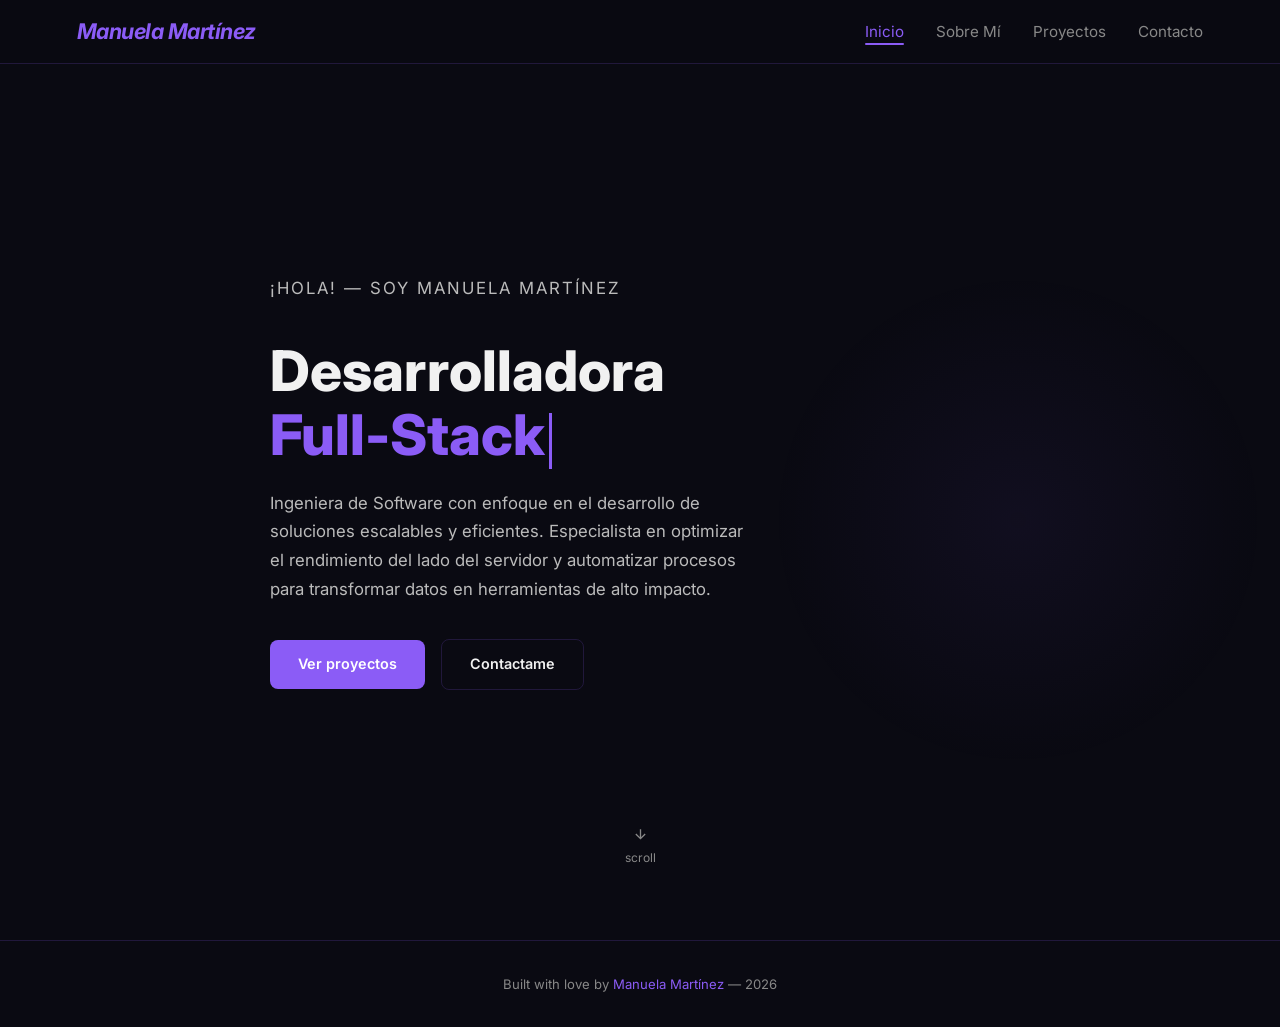
<file: index.html>
<!DOCTYPE html>
<html lang="en">
<head>
  <meta charset="UTF-8" />
  <meta name="viewport" content="width=device-width, initial-scale=1.0" />
  <title>Manuela Martínez Martínez Loaiza</title>
  <link rel="preconnect" href="https://fonts.googleapis.com" />
  <link rel="preconnect" href="https://fonts.gstatic.com" crossorigin />
  <link href="https://fonts.googleapis.com/css2?family=Inter:wght@400;500;600;700;800&display=swap" rel="stylesheet" />
  <link rel="stylesheet" href="css/style.css" />
  <style>
    /* Hero fade-in */
    .fade-in { opacity: 0; transform: translateY(24px); transition: opacity 0.6s ease, transform 0.6s ease; }
    .fade-in.visible { opacity: 1; transform: none; }
    .fade-in:nth-child(2) { transition-delay: 0.1s; }
    .fade-in:nth-child(3) { transition-delay: 0.2s; }
    .fade-in:nth-child(4) { transition-delay: 0.3s; }

    /* Blinking cursor */
    .cursor { display: inline-block; width: 3px; height: 1em; background: var(--purple); margin-left: 4px; animation: blink 1s steps(1) infinite; vertical-align: middle; }
    @keyframes blink { 0%, 100% { opacity: 1; } 50% { opacity: 0; } }

    /* Floating pixels background */
    .bg-glow { position: fixed; top: 30%; left: 60%; width: 500px; height: 500px; border-radius: 50%; background: radial-gradient(circle, rgba(139,92,246,0.06) 0%, transparent 70%); pointer-events: none; z-index: 0; }

    /* Scroll indicator */
    .scroll-hint { position: absolute; bottom: 32px; left: 50%; transform: translateX(-50%); display: flex; flex-direction: column; align-items: center; gap: 6px; color: var(--text-muted); font-size: 0.75rem; animation: float 2s ease-in-out infinite; }
    .scroll-hint svg { width: 16px; height: 16px; }
    @keyframes float { 0%, 100% { transform: translateX(-50%) translateY(0); } 50% { transform: translateX(-50%) translateY(6px); } }

    .hero { position: relative; }
  </style>
</head>
<body>
  <div class="bg-glow"></div>

  <!-- NAV -->
  <nav>
    <a href="index.html" class="nav-logo">Manuela Martínez</a>
    <ul class="nav-links">
      <li><a href="index.html" class="active">Inicio</a></li>
      <li><a href="about.html">Sobre Mí</a></li>
      <li><a href="projects.html">Proyectos</a></li>
      <li><a href="contact.html">Contacto</a></li>
    </ul>
    <button class="nav-toggle" aria-label="Toggle menu">
      <span></span><span></span><span></span>
    </button>
  </nav>

  <main>
    <div class="container">
      <section class="hero">
        <div class="hero-content">
          <p class="hero-eyebrow fade-in">¡Hola! — Soy Manuela Martínez</p>
          <h1 class="fade-in">
            Desarrolladora<br />
            <span>Full-Stack</span><span class="cursor"></span>
          </h1>
          <p class="fade-in">
            Ingeniera de Software  con enfoque en el desarrollo de soluciones escalables y eficientes. Especialista en
            optimizar el rendimiento del lado del servidor y automatizar procesos para transformar datos en herramientas de alto
            impacto.
          </p>
          <div class="fade-in">
            <a href="projects.html" class="btn btn-primary">Ver proyectos</a>
            <a href="contact.html" class="btn btn-outline">Contactame</a>
          </div>
        </div>

        <div class="scroll-hint" aria-hidden="true">
          <svg viewBox="0 0 24 24" fill="none" stroke="currentColor" stroke-width="2"><path d="M12 5v14M5 12l7 7 7-7"/></svg>
          scroll
        </div>
      </section>
    </div>
  </main>

  <footer>
    <p>Built with love by <span>Manuela Martínez</span> &mdash; 2026</p>
  </footer>

  <script src="js/main.js"></script>
  <script>
    // Trigger fade-in on load
    window.addEventListener('load', () => {
      document.querySelectorAll('.fade-in').forEach((el, i) => {
        setTimeout(() => el.classList.add('visible'), i * 120);
      });
    });
  </script>
</body>
</html>
</file>
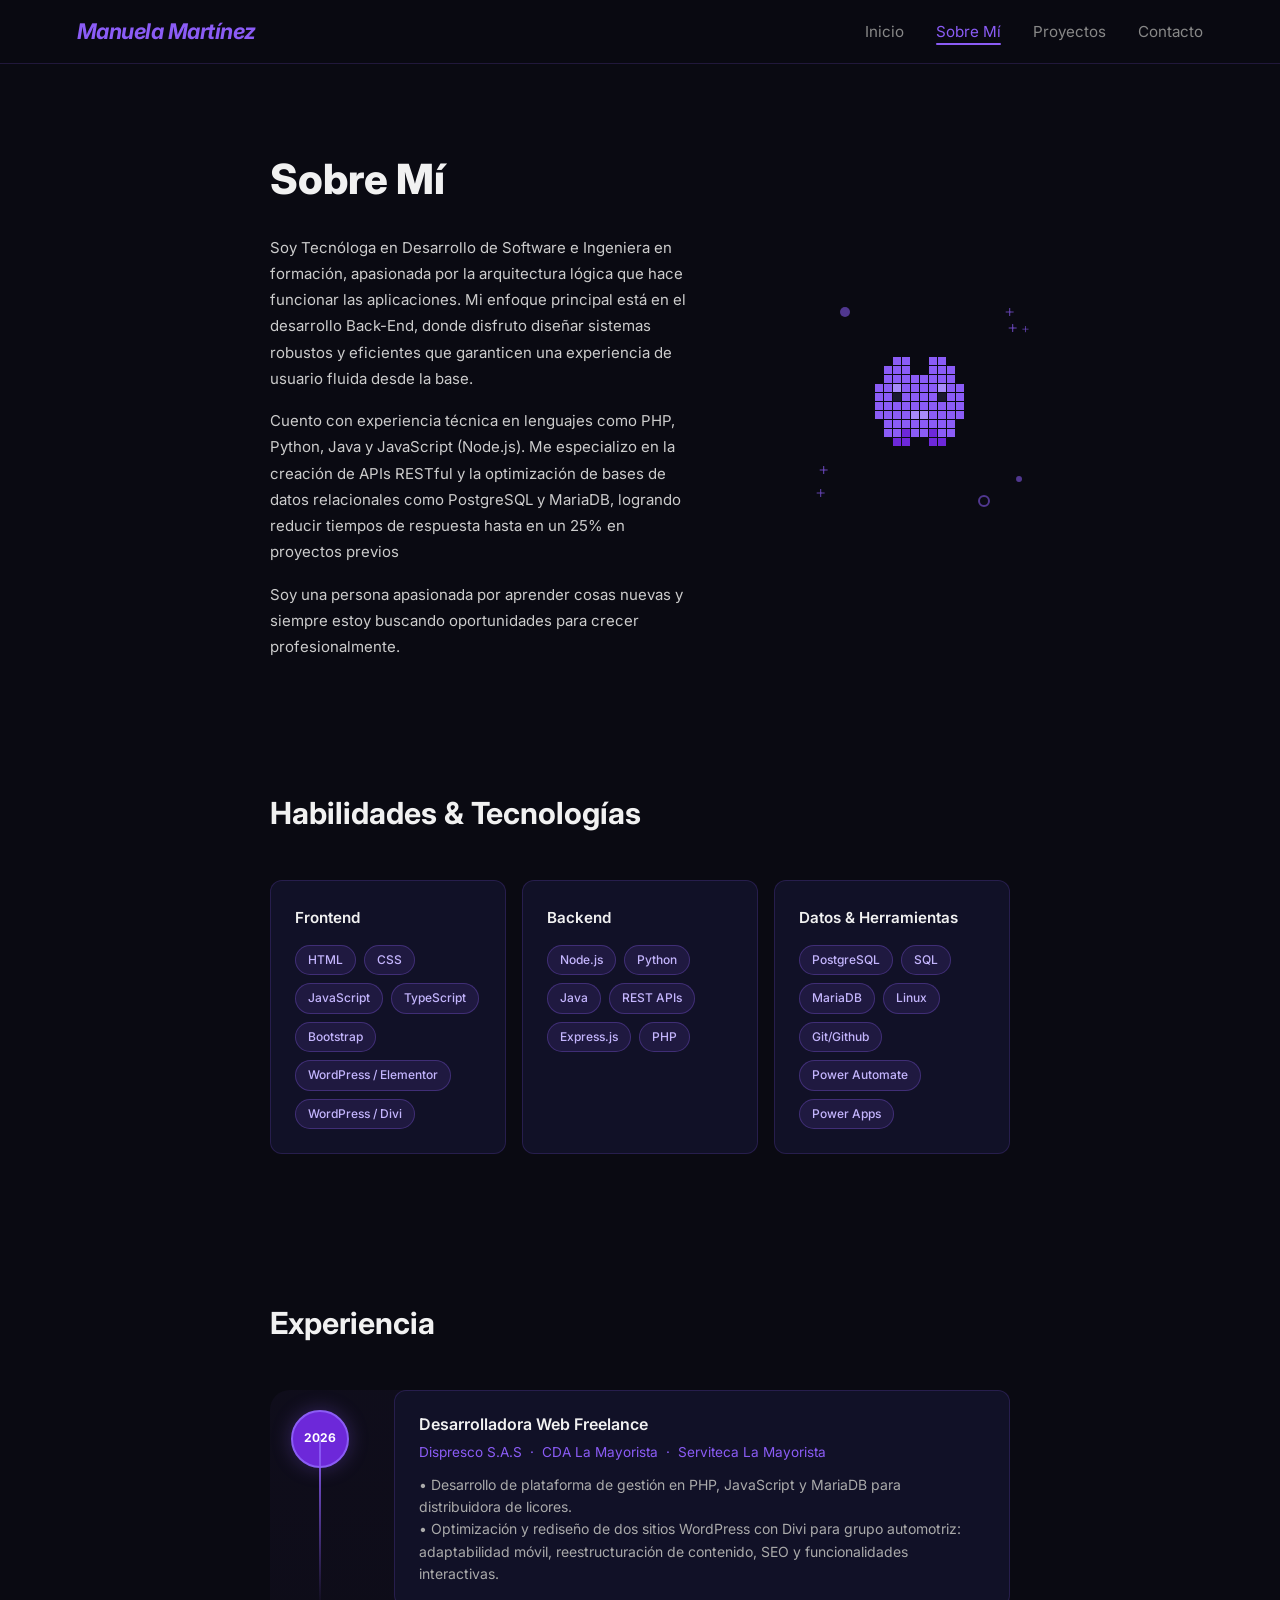
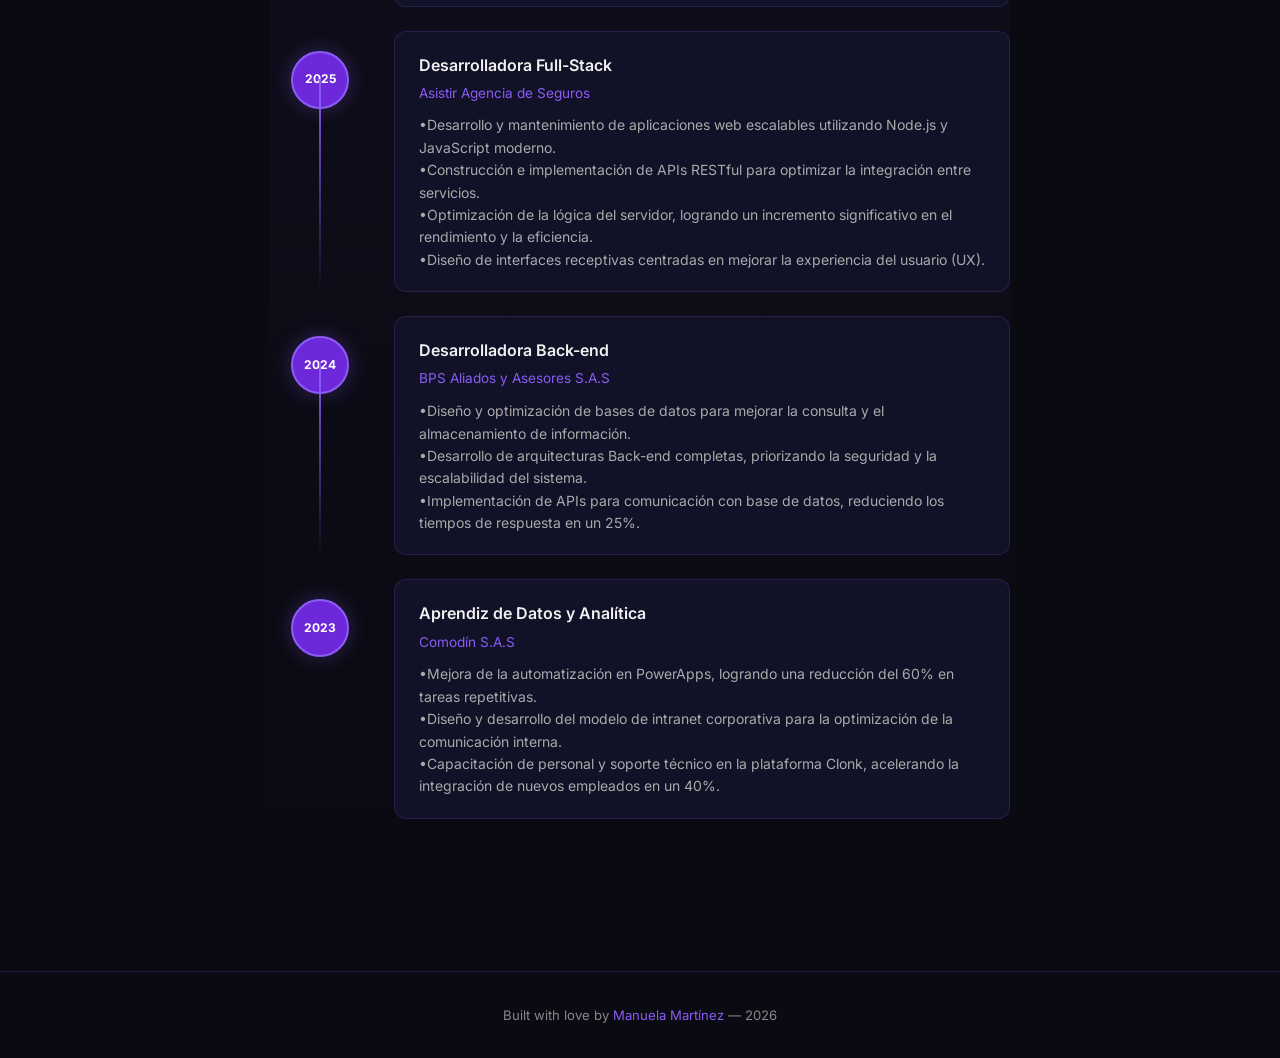
<file: about.html>
<!DOCTYPE html>
<html lang="en">
<head>
  <meta charset="UTF-8" />
  <meta name="viewport" content="width=device-width, initial-scale=1.0" />
  <title>About — Manuela Martínez</title>
  <link rel="preconnect" href="https://fonts.googleapis.com" />
  <link rel="preconnect" href="https://fonts.gstatic.com" crossorigin />
  <link href="https://fonts.googleapis.com/css2?family=Inter:wght@400;500;600;700;800&display=swap" rel="stylesheet" />
  <link rel="stylesheet" href="css/style.css" />
  <style>
    .fade-in { opacity: 0; transform: translateY(20px); transition: opacity 0.55s ease, transform 0.55s ease; }
    .fade-in.visible { opacity: 1; transform: none; }

    /* Pixel art cat built purely with CSS */
    .pixel-art-container {
      position: relative;
      width: 180px;
      height: 180px;
    }

    /* Decorative dots */
    .deco-dot {
      position: absolute;
      border-radius: 50%;
      background: var(--purple);
      opacity: 0.55;
    }
    .deco-plus {
      position: absolute;
      color: var(--purple);
      font-size: 1.1rem;
      font-weight: 300;
      opacity: 0.65;
      line-height: 1;
    }
  </style>
</head>
<body>
  <!-- NAV -->
  <nav>
    <a href="index.html" class="nav-logo">Manuela Martínez</a>
    <ul class="nav-links">
      <li><a href="index.html">Inicio</a></li>
      <li><a href="about.html" class="active">Sobre Mí</a></li>
      <li><a href="projects.html">Proyectos</a></li>
      <li><a href="contact.html">Contacto</a></li>
    </ul>
    <button class="nav-toggle" aria-label="Toggle menu">
      <span></span><span></span><span></span>
    </button>
  </nav>

  <main>
    <div class="container">

      <!-- ABOUT HERO -->
      <div class="about-hero">
        <div class="about-text">
          <h1 class="fade-in">Sobre Mí</h1>
          <p class="fade-in">
            Soy Tecnóloga en Desarrollo de Software e Ingeniera en formación, apasionada por la arquitectura lógica que hace
            funcionar las aplicaciones. Mi enfoque principal está en el desarrollo Back-End, donde disfruto diseñar sistemas
            robustos y eficientes que garanticen una experiencia de usuario fluida desde la base.
          </p>
          <p class="fade-in">
            Cuento con experiencia técnica en lenguajes como PHP, Python, Java y JavaScript (Node.js). Me especializo en la creación de
            APIs RESTful y la optimización de bases de datos relacionales como PostgreSQL y MariaDB, logrando reducir tiempos de
            respuesta hasta en un 25% en proyectos previos
          </p>
          <p class="fade-in">
            Soy una persona apasionada por aprender cosas nuevas y siempre estoy buscando oportunidades para crecer profesionalmente.
          </p>
        </div>

        <!-- CSS Pixel Cat -->
        <div class="pixel-wrapper fade-in" aria-hidden="true">
          <div class="pixel-art-container">
            <canvas id="pixelCat" width="180" height="180"></canvas>
            <!-- Decorative elements -->
            <span class="deco-plus" style="top:-10px;right:-5px;">+</span>
            <span class="deco-plus" style="top:10px;right:-20px;font-size:.85rem;">+</span>
            <span class="deco-dot" style="width:10px;height:10px;top:-5px;left:10px;"></span>
            <span class="deco-dot" style="width:6px;height:6px;bottom:10px;right:-12px;"></span>
            <span class="deco-plus" style="bottom:-8px;left:-15px;">+</span>
            <span class="deco-dot" style="width:12px;height:12px;bottom:-15px;right:20px;border-radius:50%;border:2px solid var(--purple);background:transparent;"></span>
          </div>
        </div>
      </div>

      <!-- SKILLS -->
      <section class="section">
        <h2 class="section-title fade-in">Habilidades  &amp; Tecnologías</h2>
        <div class="skills-grid">

          <div class="skill-card fade-in">
            <h3>Frontend</h3>
            <div class="tags">
              <span class="tag">HTML</span>
              <span class="tag">CSS</span>
              <span class="tag">JavaScript</span>
              <span class="tag">TypeScript</span>
              <span class="tag">Bootstrap</span>
              <span class="tag">WordPress / Elementor</span>
              <span class="tag">WordPress / Divi</span>
            </div>
          </div>

          <div class="skill-card fade-in">
            <h3>Backend</h3>
            <div class="tags">
              <span class="tag">Node.js</span>
              <span class="tag">Python</span>
              <span class="tag">Java</span>
              <span class="tag">REST APIs</span>
              <span class="tag">Express.js</span>
              <span class="tag">PHP</span>
            </div>
          </div>

          <div class="skill-card fade-in">
            <h3>Datos &amp; Herramientas</h3>
            <div class="tags">
              <span class="tag">PostgreSQL</span>
              <span class="tag">SQL</span>
              <span class="tag">MariaDB</span>
              <span class="tag">Linux</span>
              <span class="tag">Git/Github</span>
              <span class="tag">Power Automate</span>
              <span class="tag">Power Apps</span>
            </div>
          </div>

        </div>
      </section>

      <!-- EXPERIENCE -->
      <section class="section">
        <h2 class="section-title fade-in">Experiencia</h2>
        <div class="experience-bg">
          <div class="timeline">

            <div class="timeline-item fade-in">
              <div class="timeline-year">
                <div class="year-bubble">2026</div>
              </div>
              <div class="timeline-card">
                <h3>Desarrolladora Web Freelance</h3>
                <p class="company">Dispresco S.A.S &nbsp;·&nbsp; CDA La Mayorista &nbsp;·&nbsp; Serviteca La Mayorista</p>
                <p>• Desarrollo de plataforma de gestión en PHP, JavaScript y MariaDB para distribuidora de licores.<br>
                  • Optimización y rediseño de dos sitios WordPress con Divi para grupo automotriz: adaptabilidad móvil,
                  reestructuración de contenido, SEO y funcionalidades interactivas.</p>
              </div>
            </div>

            <div class="timeline-item fade-in">
              <div class="timeline-year">
                <div class="year-bubble">2025</div>
              </div>
              <div class="timeline-card">
                <h3>Desarrolladora Full-Stack</h3>
                <p class="company">Asistir Agencia de Seguros</p>
                <p> •Desarrollo y mantenimiento de aplicaciones web escalables utilizando Node.js y JavaScript moderno. <br>
                •Construcción e implementación de APIs RESTful para optimizar la integración entre servicios. <br>
                •Optimización de la lógica del servidor, logrando un incremento significativo en el rendimiento y la eficiencia. <br>
                •Diseño de interfaces receptivas centradas en mejorar la experiencia del usuario (UX).</p>
              </div>
            </div>

            

            <div class="timeline-item fade-in">
              <div class="timeline-year">
                <div class="year-bubble">2024</div>
              </div>
              <div class="timeline-card">
                <h3>Desarrolladora Back-end</h3>
                <p class="company">BPS Aliados y Asesores S.A.S</p>
                <p>•Diseño y optimización de bases de datos para mejorar la consulta y el almacenamiento de información. <br>
                •Desarrollo de arquitecturas Back-end completas, priorizando la seguridad y la escalabilidad del sistema. <br>
                •Implementación de APIs para comunicación con base de datos, reduciendo los tiempos de respuesta en un 25%.</p>
              </div>
            </div>

            <div class="timeline-item fade-in">
              <div class="timeline-year">
                <div class="year-bubble">2023</div>
              </div>
              <div class="timeline-card">
                <h3>Aprendiz de Datos y Analítica</h3>
                <p class="company">Comodín S.A.S</p>
                <p>•Mejora de la automatización en PowerApps, logrando una reducción del 60% en tareas repetitivas. <br>
                •Diseño y desarrollo del modelo de intranet corporativa para la optimización de la comunicación interna. <br>
                •Capacitación de personal y soporte técnico en la plataforma Clonk, acelerando la integración de nuevos empleados en un
                40%.</p>
              </div>
            </div>

          </div>
        </div>
      </section>

    </div>
  </main>

  <footer>
    <p>Built with love by <span>Manuela Martínez</span> &mdash; 2026</p>
  </footer>

  <script src="js/main.js"></script>
  <script>
    // Scroll fade-in observer
    const obs = new IntersectionObserver((entries) => {
      entries.forEach(e => { if (e.isIntersecting) { e.target.classList.add('visible'); obs.unobserve(e.target); } });
    }, { threshold: 0.12, rootMargin: '0px 0px -30px 0px' });
    document.querySelectorAll('.fade-in').forEach(el => obs.observe(el));

    // CSS pixel-art cat drawn on canvas
    (function drawCat() {
      const canvas = document.getElementById('pixelCat');
      if (!canvas) return;
      const ctx = canvas.getContext('2d');
      const S = 9; // pixel size
      const purple = '#8b5cf6';
      const light = '#a78bfa';
      const dark = '#6d28d9';
      const eye = '#1a1a2e';

      // Pixel grid: 1 = body, 2 = light, 3 = dark, 4 = eye, 0 = transparent
      const grid = [
        [0,0,1,1,0,0,1,1,0,0],
        [0,1,1,1,0,0,1,1,1,0],
        [0,1,1,1,1,1,1,1,1,0],
        [1,1,2,1,1,1,1,2,1,1],
        [1,1,4,1,1,1,1,4,1,1],
        [1,1,1,1,1,1,1,1,1,1],
        [1,1,1,1,2,2,1,1,1,1],
        [0,1,1,1,1,1,1,1,1,0],
        [0,1,1,3,1,1,3,1,1,0],
        [0,0,3,3,0,0,3,3,0,0],
      ];

      const colors = { 1: purple, 2: light, 3: dark, 4: eye };
      const offsetX = (180 - grid[0].length * S) / 2;
      const offsetY = (180 - grid.length * S) / 2;

      grid.forEach((row, r) => {
        row.forEach((cell, c) => {
          if (cell === 0) return;
          ctx.fillStyle = colors[cell];
          ctx.fillRect(offsetX + c * S, offsetY + r * S, S - 1, S - 1);
        });
      });
    })();
  </script>
</body>
</html>
</file>
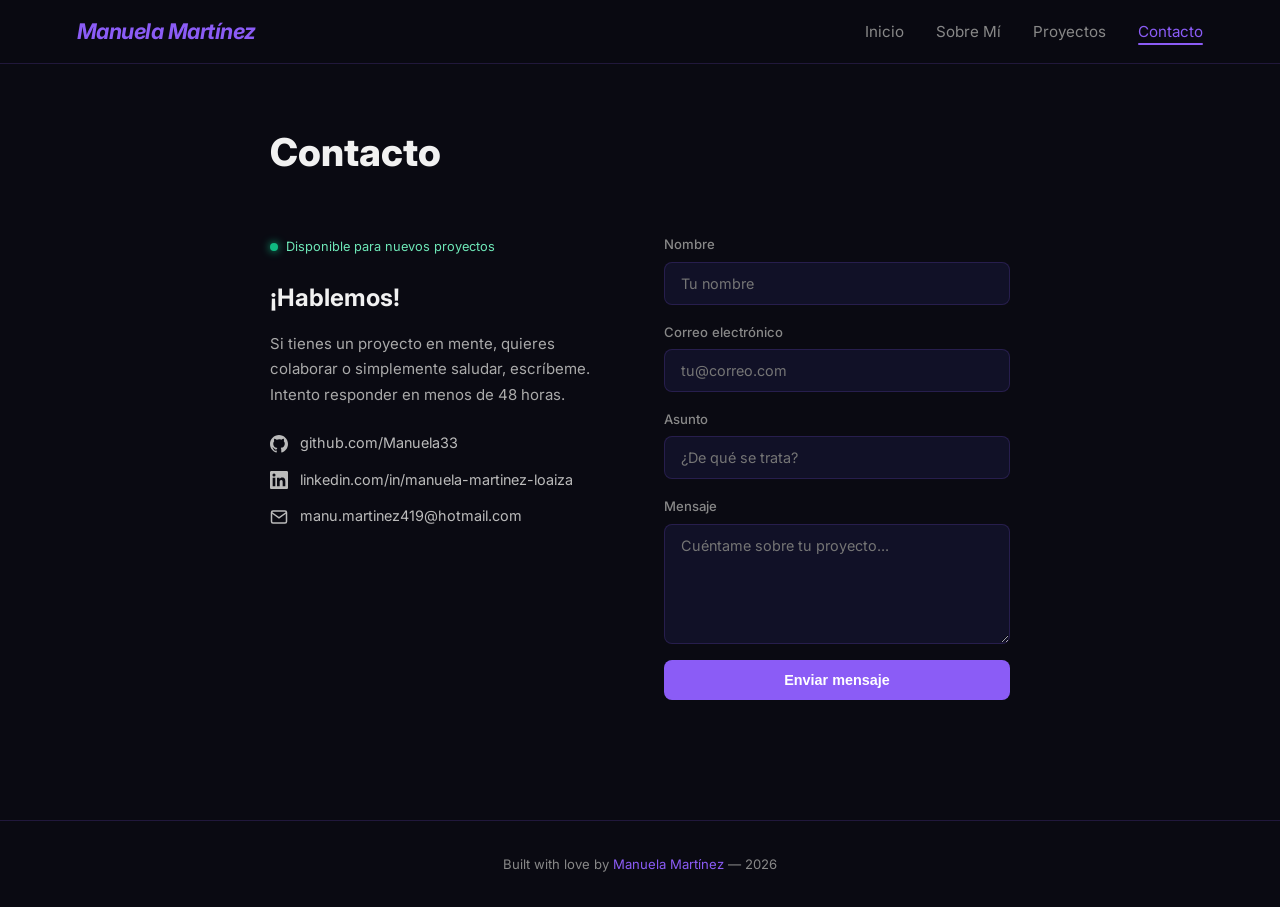
<file: contact.html>
<!DOCTYPE html>
<html lang="es">
<head>
  <meta charset="UTF-8" />
  <meta name="viewport" content="width=device-width, initial-scale=1.0" />
  <title>Contacto — Manuela Martínez</title>
  <link rel="preconnect" href="https://fonts.googleapis.com" />
  <link rel="preconnect" href="https://fonts.gstatic.com" crossorigin />
  <link href="https://fonts.googleapis.com/css2?family=Inter:wght@400;500;600;700;800&display=swap" rel="stylesheet" />
  <link rel="stylesheet" href="css/style.css" />
  <style>
    .fade-in { opacity: 0; transform: translateY(20px); transition: opacity 0.5s ease, transform 0.5s ease; }
    .fade-in.visible { opacity: 1; transform: none; }

    .contact-page { padding: 56px 0 80px; }
    .contact-page > h1 { font-size: clamp(1.8rem, 4vw, 2.4rem); font-weight: 800; margin-bottom: 48px; }

    .availability {
      display: inline-flex; align-items: center; gap: 8px;
      font-size: 0.8rem; color: #6ee7b7; margin-bottom: 20px;
    }
    .availability-dot {
      width: 8px; height: 8px; border-radius: 50%; background: #10b981;
      box-shadow: 0 0 8px #10b981;
      animation: pulse 2s ease-in-out infinite;
    }
    @keyframes pulse { 0%, 100% { opacity: 1; } 50% { opacity: 0.4; } }

    .success-msg {
      display: none; background: rgba(16,185,129,0.1); border: 1px solid #10b981;
      color: #6ee7b7; padding: 16px; border-radius: 8px; margin-bottom: 20px;
      font-size: 0.9rem;
    }
  </style>
</head>
<body>
  <!-- NAV -->
  <nav>
    <a href="index.html" class="nav-logo">Manuela Martínez</a>
    <ul class="nav-links">
      <li><a href="index.html">Inicio</a></li>
      <li><a href="about.html">Sobre Mí</a></li>
      <li><a href="projects.html">Proyectos</a></li>
      <li><a href="contact.html" class="active">Contacto</a></li>
    </ul>
    <button class="nav-toggle" aria-label="Toggle menu">
      <span></span><span></span><span></span>
    </button>
  </nav>

  <main>
    <div class="container">
      <section class="contact-page">
        <h1 class="fade-in">Contacto</h1>

        <div class="contact-grid">
          <!-- Info -->
          <div class="contact-info fade-in">
            <div class="availability">
              <span class="availability-dot"></span>
              Disponible para nuevos proyectos
            </div>
            <h2>¡Hablemos!</h2>
            <p>
              Si tienes un proyecto en mente, quieres colaborar o simplemente saludar,
              escríbeme. Intento responder en menos de 48 horas.
            </p>
            <div class="social-links">
              <!-- GitHub -->
              <a href="https://github.com/Manuela33" target="_blank" class="social-link">
                <svg viewBox="0 0 24 24" fill="currentColor"><path d="M12 0C5.37 0 0 5.37 0 12c0 5.3 3.44 9.8 8.21 11.39.6.11.82-.26.82-.58v-2.03c-3.34.73-4.04-1.61-4.04-1.61-.54-1.38-1.33-1.75-1.33-1.75-1.09-.74.08-.73.08-.73 1.2.08 1.84 1.24 1.84 1.24 1.07 1.83 2.8 1.3 3.49 1 .11-.78.42-1.3.76-1.6-2.67-.3-5.47-1.33-5.47-5.93 0-1.31.47-2.38 1.24-3.22-.12-.3-.54-1.52.12-3.18 0 0 1.01-.32 3.3 1.23a11.5 11.5 0 0 1 3-.4c1.02 0 2.04.14 3 .4 2.28-1.55 3.29-1.23 3.29-1.23.66 1.66.24 2.88.12 3.18.77.84 1.24 1.91 1.24 3.22 0 4.61-2.81 5.63-5.48 5.92.43.37.81 1.1.81 2.22v3.29c0 .32.21.7.82.58C20.56 21.8 24 17.3 24 12c0-6.63-5.37-12-12-12z"/></svg>
                github.com/Manuela33
              </a>
              <!-- LinkedIn -->
              <a href="https://www.linkedin.com/in/manuela-martinez-loaiza/" target="_blank" class="social-link">
                <svg viewBox="0 0 24 24" fill="currentColor"><path d="M20.447 20.452h-3.554v-5.569c0-1.328-.027-3.037-1.852-3.037-1.853 0-2.136 1.445-2.136 2.939v5.667H9.351V9h3.414v1.561h.046c.477-.9 1.637-1.85 3.37-1.85 3.601 0 4.267 2.37 4.267 5.455v6.286zM5.337 7.433a2.062 2.062 0 0 1-2.063-2.065 2.064 2.064 0 1 1 2.063 2.065zm1.782 13.019H3.555V9h3.564v11.452zM22.225 0H1.771C.792 0 0 .774 0 1.729v20.542C0 23.227.792 24 1.771 24h20.451C23.2 24 24 23.227 24 22.271V1.729C24 .774 23.2 0 22.222 0h.003z"/></svg>
                linkedin.com/in/manuela-martinez-loaiza
              </a>
              <!-- Email -->
              <a href="mailto:manu.martinez419@hotmail.com" class="social-link">
                <svg viewBox="0 0 24 24" fill="none" stroke="currentColor" stroke-width="2"><path d="M4 4h16c1.1 0 2 .9 2 2v12c0 1.1-.9 2-2 2H4c-1.1 0-2-.9-2-2V6c0-1.1.9-2 2-2z"/><polyline points="22,6 12,13 2,6"/></svg>
                manu.martinez419@hotmail.com
              </a>
            </div>
          </div>

          <form
            class="contact-form fade-in"
            action="https://formspree.io/f/xvzjzypz"
            method="POST"
            id="contactForm"
            novalidate
          >
            <div class="success-msg" id="successMsg">
              ✓ ¡Mensaje enviado! Te respondo pronto.
            </div>

            <input type="hidden" name="_subject" value="Nuevo mensaje desde el portafolio" />
            <input type="text" name="_gotcha" style="display:none" />

            <div class="form-group">
              <label for="name">Nombre</label>
              <input type="text" id="name" name="name" placeholder="Tu nombre" required />
            </div>
            <div class="form-group">
              <label for="email">Correo electrónico</label>
              <input type="email" id="email" name="email" placeholder="tu@correo.com" required />
            </div>
            <div class="form-group">
              <label for="subject">Asunto</label>
              <input type="text" id="subject" name="subject" placeholder="¿De qué se trata?" />
            </div>
            <div class="form-group">
              <label for="message">Mensaje</label>
              <textarea id="message" name="message" placeholder="Cuéntame sobre tu proyecto..." required></textarea>
            </div>
            <button type="submit" class="btn btn-primary" style="width:100%;justify-content:center;">
              Enviar mensaje
            </button>
          </form>
        </div>
      </section>
    </div>
  </main>

  <footer>
    <p>Built with love by <span>Manuela Martínez</span> &mdash; 2026</p>
  </footer>

  <script src="js/main.js"></script>
  <script>
    const obs = new IntersectionObserver((entries) => {
      entries.forEach(e => { if (e.isIntersecting) { e.target.classList.add('visible'); obs.unobserve(e.target); } });
    }, { threshold: 0.1 });
    document.querySelectorAll('.fade-in').forEach(el => obs.observe(el));

    // Manejo del envío con Formspree (sin redirección)
    const form = document.getElementById('contactForm');
    form.addEventListener('submit', async (e) => {
      e.preventDefault();
      const btn = form.querySelector('button[type="submit"]');
      btn.textContent = 'Enviando...';
      btn.disabled = true;

      try {
        const res = await fetch(form.action, {
          method: 'POST',
          body: new FormData(form),
          headers: { 'Accept': 'application/json' }
        });
        if (res.ok) {
          form.reset();
          document.getElementById('successMsg').style.display = 'block';
          btn.textContent = '¡Enviado!';
        } else {
          btn.textContent = 'Error al enviar. Intenta de nuevo.';
          btn.disabled = false;
        }
      } catch {
        btn.textContent = 'Error al enviar. Intenta de nuevo.';
        btn.disabled = false;
      }
    });
  </script>
</body>
</html>
</file>
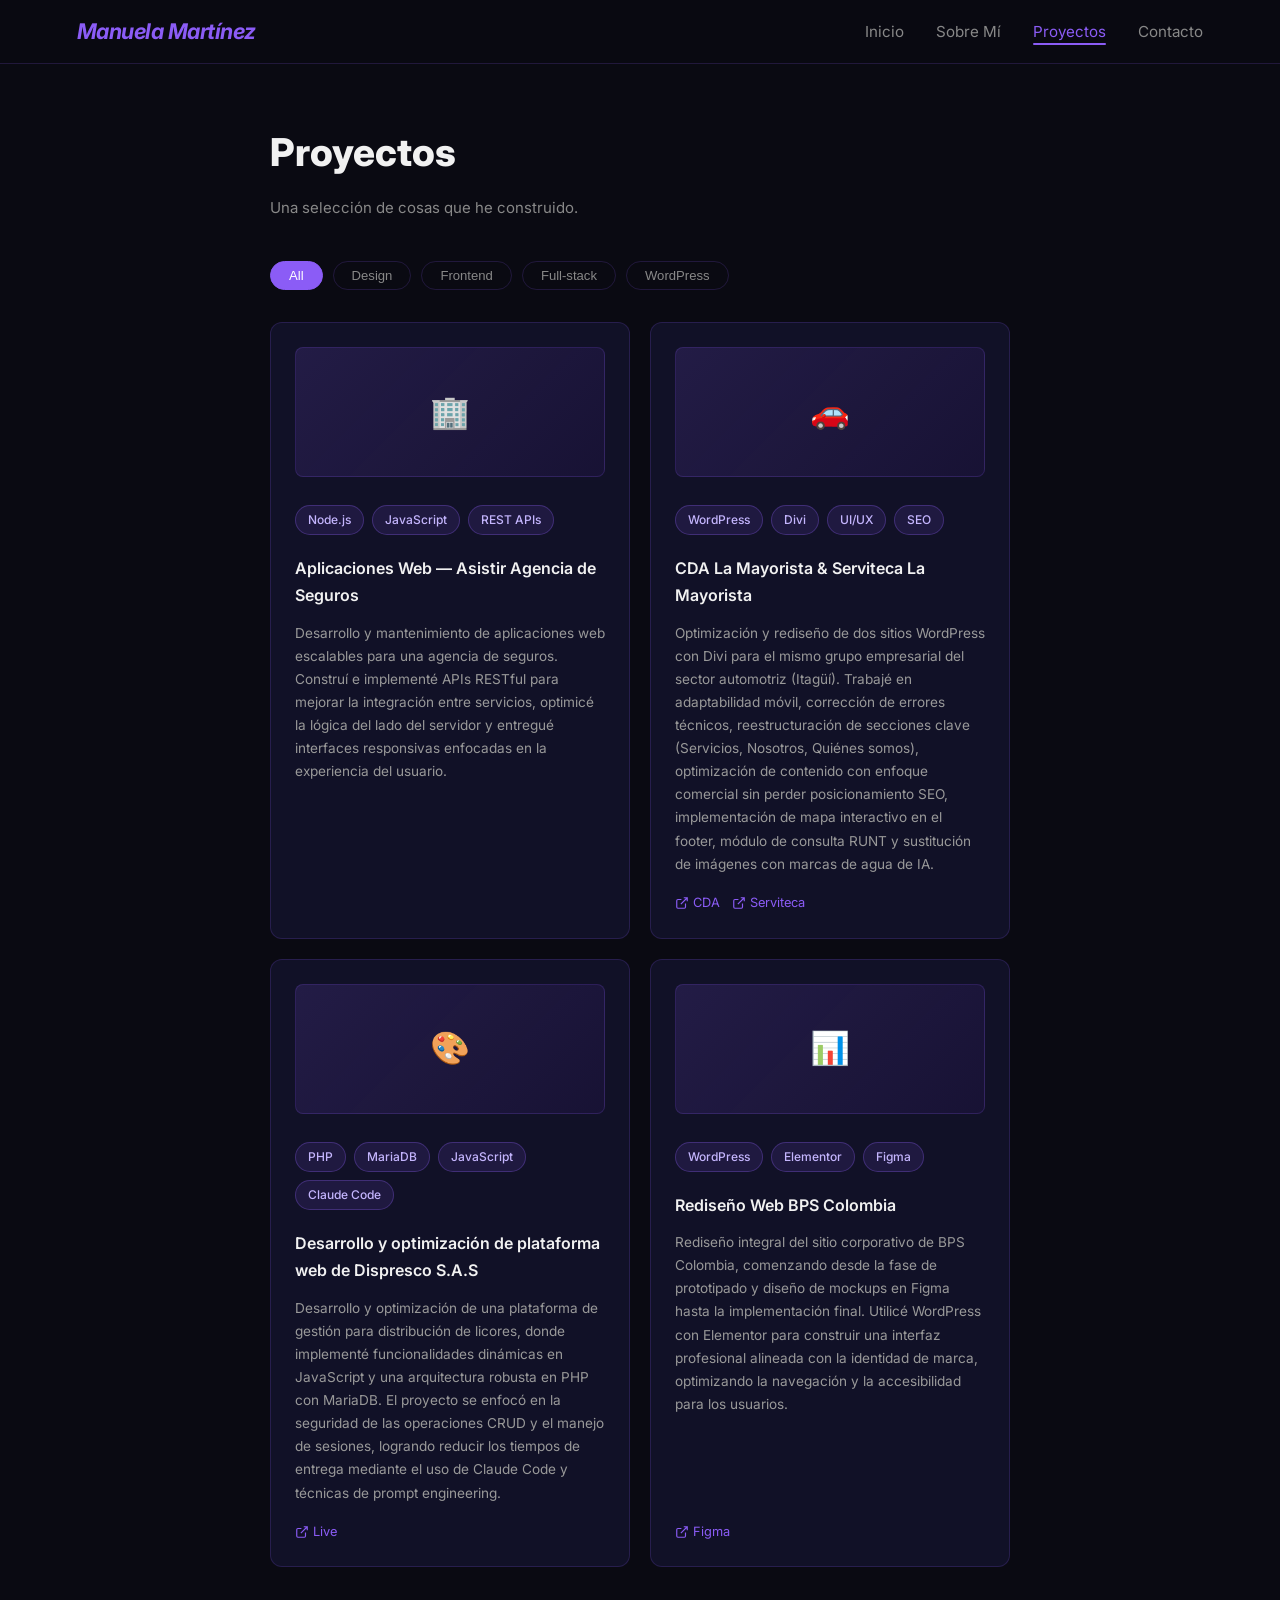
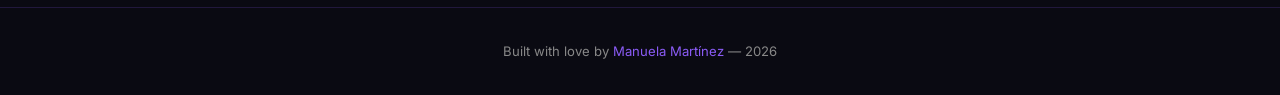
<file: projects.html>
<!DOCTYPE html>
<html lang="en">
<head>
  <meta charset="UTF-8" />
  <meta name="viewport" content="width=device-width, initial-scale=1.0" />
  <title>Projects — Manuela Martínez</title>
  <link rel="preconnect" href="https://fonts.googleapis.com" />
  <link rel="preconnect" href="https://fonts.gstatic.com" crossorigin />
  <link href="https://fonts.googleapis.com/css2?family=Inter:wght@400;500;600;700;800&display=swap" rel="stylesheet" />
  <link rel="stylesheet" href="css/style.css" />
  <style>
    .fade-in { opacity: 0; transform: translateY(20px); transition: opacity 0.5s ease, transform 0.5s ease; }
    .fade-in.visible { opacity: 1; transform: none; }

    .page-header { padding: 56px 0 40px; }
    .page-header h1 { font-size: clamp(1.8rem, 4vw, 2.4rem); font-weight: 800; margin-bottom: 10px; }
    .page-header p { color: var(--text-muted); max-width: 480px; }

    .filter-bar { display: flex; gap: 10px; flex-wrap: wrap; margin-bottom: 32px; }
    .filter-btn {
      padding: 6px 18px; border-radius: 999px; font-size: 0.82rem; font-weight: 500;
      cursor: pointer; border: 1px solid var(--border); background: transparent; color: var(--text-muted);
      transition: all 0.2s;
    }
    .filter-btn.active, .filter-btn:hover {
      background: var(--purple); border-color: var(--purple); color: #fff;
    }

    /* Project card image placeholder */
    .project-thumb {
      width: 100%; height: 130px; border-radius: 8px; margin-bottom: 16px;
      background: linear-gradient(135deg, rgba(139,92,246,0.15), rgba(109,40,217,0.08));
      border: 1px solid var(--border);
      display: flex; align-items: center; justify-content: center;
      font-size: 2rem;
    }
  </style>
</head>
<body>
  <!-- NAV -->
  <nav>
    <a href="index.html" class="nav-logo">Manuela Martínez</a>
    <ul class="nav-links">
      <li><a href="index.html">Inicio</a></li>
      <li><a href="about.html">Sobre Mí</a></li>
      <li><a href="projects.html" class="active">Proyectos</a></li>
      <li><a href="contact.html">Contacto</a></li>
    </ul>
    <button class="nav-toggle" aria-label="Toggle menu">
      <span></span><span></span><span></span>
    </button>
  </nav>

  <main>
    <div class="container">

      <header class="page-header">
        <h1 class="fade-in">Proyectos</h1>
        <p class="fade-in">Una selección de cosas que he construido.</p>
      </header>

      <div class="filter-bar fade-in">
        <button class="filter-btn active" data-filter="all">All</button>
        <button class="filter-btn" data-filter="design">Design</button>
        <button class="filter-btn" data-filter="frontend">Frontend</button>
        <button class="filter-btn" data-filter="fullstack">Full-stack</button>
        <button class="filter-btn" data-filter="wordpress">WordPress</button>
      </div>

      <div class="projects-grid">

        <article class="project-card fade-in" data-cat="fullstack">
          <div class="project-thumb">🏢</div>
          <div class="tags" style="margin-bottom:8px;">
            <span class="tag">Node.js</span>
            <span class="tag">JavaScript</span>
            <span class="tag">REST APIs</span>
          </div>
          <h3>Aplicaciones Web — Asistir Agencia de Seguros</h3>
          <p>Desarrollo y mantenimiento de aplicaciones web escalables para una agencia de seguros. Construí e implementé APIs RESTful para mejorar la integración entre servicios, optimicé la lógica del lado del servidor y entregué interfaces responsivas enfocadas en la experiencia del usuario.</p>
        </article>

        <article class="project-card fade-in" data-cat="wordpress">
          <div class="project-thumb">🚗</div>
          <div class="tags" style="margin-bottom:8px;">
            <span class="tag">WordPress</span>
            <span class="tag">Divi</span>
            <span class="tag">UI/UX</span>
            <span class="tag">SEO</span>
          </div>
          <h3>CDA La Mayorista & Serviteca La Mayorista</h3>
          <p>Optimización y rediseño de dos sitios WordPress con Divi para el mismo grupo empresarial del sector automotriz (Itagüí). Trabajé en adaptabilidad móvil, corrección de errores técnicos, reestructuración de secciones clave (Servicios, Nosotros, Quiénes somos), optimización de contenido con enfoque comercial sin perder posicionamiento SEO, implementación de mapa interactivo en el footer, módulo de consulta RUNT y sustitución de imágenes con marcas de agua de IA.</p>
          <div class="project-links">
            <a href="https://cdalamayorista.com/" target="_blank" aria-label="CDA La Mayorista">
              <svg viewBox="0 0 24 24" fill="none" stroke="currentColor" stroke-width="2" width="14" height="14"><path d="M18 13v6a2 2 0 0 1-2 2H5a2 2 0 0 1-2-2V8a2 2 0 0 1 2-2h6M15 3h6v6M10 14 21 3"/></svg>
              CDA
            </a>
            <a href="https://servitecalamayorista.com/" target="_blank" aria-label="Serviteca La Mayorista">
              <svg viewBox="0 0 24 24" fill="none" stroke="currentColor" stroke-width="2" width="14" height="14"><path d="M18 13v6a2 2 0 0 1-2 2H5a2 2 0 0 1-2-2V8a2 2 0 0 1 2-2h6M15 3h6v6M10 14 21 3"/></svg>
              Serviteca
            </a>
          </div>
        </article>

        <article class="project-card fade-in" data-cat="fullstack">
          <div class="project-thumb">🎨</div>
          <div class="tags" style="margin-bottom:8px;">
            <span class="tag">PHP</span>
            <span class="tag">MariaDB</span>
            <span class="tag">JavaScript</span>
            <span class="tag">Claude Code</span>
          </div>
          <h3>Desarrollo y optimización de plataforma web de Dispresco S.A.S</h3>
          <p>Desarrollo y optimización de una plataforma de gestión para distribución de licores, donde implementé funcionalidades
          dinámicas en JavaScript y una arquitectura robusta en PHP con MariaDB. El proyecto se enfocó en la seguridad de las
          operaciones CRUD y el manejo de sesiones, logrando reducir los tiempos de entrega mediante el uso de Claude Code y
          técnicas de prompt engineering.</p>
          <div class="project-links">
            <a href="https://dispresco.com/" target="_blank" aria-label="Live demo">
              <svg viewBox="0 0 24 24" fill="none" stroke="currentColor" stroke-width="2" width="14" height="14"><path d="M18 13v6a2 2 0 0 1-2 2H5a2 2 0 0 1-2-2V8a2 2 0 0 1 2-2h6M15 3h6v6M10 14 21 3"/></svg>
              Live
            </a>
          </div>
        </article>

        <article class="project-card fade-in" data-cat="wordpress">
          <div class="project-thumb">📊</div>
          <div class="tags" style="margin-bottom:8px;">
            <span class="tag">WordPress</span>
            <span class="tag">Elementor</span>
            <span class="tag">Figma</span>
          </div>
          <h3>Rediseño Web BPS Colombia</h3>
          <p>Rediseño integral del sitio corporativo de BPS Colombia, comenzando desde la fase de prototipado y diseño de mockups en
          Figma hasta la implementación final. Utilicé WordPress con Elementor para construir una interfaz profesional alineada
          con la identidad de marca, optimizando la navegación y la accesibilidad para los usuarios.</p>
          <div class="project-links">
            <a href="https://www.figma.com/design/MAznyiCJF9WiH6MkV2oYwJ/BPS?node-id=0-1&t=JFkG3pp6zNOLfMNw-1" target="_blank" aria-label="Figma demo">
              <svg viewBox="0 0 24 24" fill="none" stroke="currentColor" stroke-width="2" width="14" height="14">
                <path d="M18 13v6a2 2 0 0 1-2 2H5a2 2 0 0 1-2-2V8a2 2 0 0 1 2-2h6M15 3h6v6M10 14 21 3" />
              </svg>
              Figma
           </a>
          </div>
        </article>

      </div>
    </div>
  </main>

  <footer>
    <p>Built with love by <span>Manuela Martínez</span> &mdash; 2026</p>
  </footer>

  <script src="js/main.js"></script>
  <script>
    // Scroll observer
    const obs = new IntersectionObserver((entries) => {
      entries.forEach(e => { if (e.isIntersecting) { e.target.classList.add('visible'); obs.unobserve(e.target); } });
    }, { threshold: 0.1 });
    document.querySelectorAll('.fade-in').forEach(el => obs.observe(el));

    // Filter buttons
    const filterBtns = document.querySelectorAll('.filter-btn');
    const cards = document.querySelectorAll('.project-card');

    filterBtns.forEach(btn => {
      btn.addEventListener('click', () => {
        filterBtns.forEach(b => b.classList.remove('active'));
        btn.classList.add('active');
        const filter = btn.dataset.filter;
        cards.forEach(card => {
          card.style.display = (filter === 'all' || card.dataset.cat === filter) ? '' : 'none';
        });
      });
    });
  </script>
</body>
</html>
</file>
<file: css/style.css>
/* ===== RESET & BASE ===== */
*, *::before, *::after {
  box-sizing: border-box;
  margin: 0;
  padding: 0;
}

:root {
  --bg: #0a0a12;
  --bg-card: #111127;
  --bg-card-hover: #16162e;
  --purple: #8b5cf6;
  --purple-dark: #6d28d9;
  --purple-glow: rgba(139, 92, 246, 0.15);
  --text: #f1f1f1;
  --text-muted: #888;
  --border: rgba(139, 92, 246, 0.18);
  --radius: 12px;
  --nav-height: 64px;
}

html {
  scroll-behavior: smooth;
}

body {
  background-color: var(--bg);
  color: var(--text);
  font-family: 'Inter', 'Segoe UI', sans-serif;
  font-size: 15px;
  line-height: 1.7;
  min-height: 100vh;
}

a {
  color: inherit;
  text-decoration: none;
}

/* ===== NAVIGATION ===== */
nav {
  position: fixed;
  top: 0;
  left: 0;
  right: 0;
  height: var(--nav-height);
  display: flex;
  align-items: center;
  justify-content: space-between;
  padding: 0 clamp(24px, 6vw, 80px);
  background: rgba(10, 10, 18, 0.85);
  backdrop-filter: blur(12px);
  -webkit-backdrop-filter: blur(12px);
  border-bottom: 1px solid var(--border);
  z-index: 100;
}

.nav-logo {
  font-style: italic;
  font-size: 1.35rem;
  font-weight: 700;
  color: var(--purple);
  letter-spacing: -0.5px;
}

.nav-links {
  display: flex;
  gap: 32px;
  list-style: none;
}

.nav-links a {
  font-size: 0.95rem;
  color: var(--text-muted);
  transition: color 0.2s;
  position: relative;
}

.nav-links a:hover,
.nav-links a.active {
  color: var(--text);
}

.nav-links a.active {
  color: var(--purple);
}

.nav-links a.active::after {
  content: '';
  position: absolute;
  bottom: -4px;
  left: 0;
  right: 0;
  height: 2px;
  background: var(--purple);
  border-radius: 2px;
}

/* Hamburger */
.nav-toggle {
  display: none;
  flex-direction: column;
  gap: 5px;
  cursor: pointer;
  padding: 4px;
}

.nav-toggle span {
  display: block;
  width: 22px;
  height: 2px;
  background: var(--text);
  border-radius: 2px;
  transition: all 0.3s;
}

/* ===== MAIN CONTENT ===== */
main {
  padding-top: var(--nav-height);
}

.container {
  max-width: 860px;
  margin: 0 auto;
  padding: 0 clamp(20px, 5vw, 60px);
}

/* ===== SECTION BASE ===== */
.section {
  padding: 72px 0;
}

.section-title {
  font-size: clamp(1.5rem, 3vw, 1.9rem);
  font-weight: 700;
  margin-bottom: 40px;
  color: var(--text);
}

/* ===== ABOUT SECTION ===== */
.about-hero {
  display: grid;
  grid-template-columns: 1fr auto;
  gap: 48px;
  align-items: center;
  padding: 80px 0 56px;
}

.about-hero h1 {
  font-size: clamp(2rem, 5vw, 2.6rem);
  font-weight: 800;
  margin-bottom: 20px;
}

.about-hero p {
  color: #ccc;
  margin-bottom: 16px;
  max-width: 420px;
  line-height: 1.75;
}

.about-hero p:last-child {
  margin-bottom: 0;
}

/* ===== PIXEL ART CAT ===== */
.pixel-wrapper {
  flex-shrink: 0;
  position: relative;
}

.pixel-cat {
  image-rendering: pixelated;
  width: 200px;
  height: 200px;
  position: relative;
}

/* Decorative plus/dot elements */
.pixel-wrapper::before,
.pixel-wrapper::after {
  content: '+';
  position: absolute;
  color: var(--purple);
  font-size: 1.1rem;
  font-weight: 300;
  opacity: 0.7;
}

.pixel-wrapper::before { top: 0; right: -8px; }
.pixel-wrapper::after  { bottom: 8px; left: -12px; }

/* CSS pixel cat using box-shadow */
.pixel {
  width: 8px;
  height: 8px;
  position: absolute;
  background: var(--purple);
}

/* ===== SKILLS SECTION ===== */
.skills-grid {
  display: grid;
  grid-template-columns: repeat(auto-fit, minmax(230px, 1fr));
  gap: 16px;
}

.skill-card {
  background: var(--bg-card);
  border: 1px solid var(--border);
  border-radius: var(--radius);
  padding: 24px;
  transition: border-color 0.25s, transform 0.25s;
}

.skill-card:hover {
  border-color: var(--purple);
  transform: translateY(-2px);
}

.skill-card h3 {
  font-size: 0.95rem;
  font-weight: 600;
  margin-bottom: 14px;
  color: var(--text);
}

.tags {
  display: flex;
  flex-wrap: wrap;
  gap: 8px;
}

.tag {
  font-size: 0.75rem;
  font-weight: 500;
  padding: 4px 12px;
  border-radius: 999px;
  background: rgba(139, 92, 246, 0.12);
  border: 1px solid rgba(139, 92, 246, 0.3);
  color: #c4b5fd;
  transition: background 0.2s;
}

.tag:hover {
  background: rgba(139, 92, 246, 0.25);
}

/* ===== EXPERIENCE SECTION ===== */
.experience-bg {
  background: linear-gradient(to bottom, rgba(139,92,246,0.04), transparent);
  border-radius: 20px;
  padding: 0 0 16px;
}

.timeline {
  display: flex;
  flex-direction: column;
  gap: 0;
  position: relative;
}

.timeline-item {
  display: grid;
  grid-template-columns: 100px 1fr;
  gap: 24px;
  position: relative;
  padding-bottom: 24px;
}

/* Vertical line */
.timeline-item:not(:last-child) .timeline-year::after {
  content: '';
  position: absolute;
  left: 49px; /* center of year bubble (100px col / 2 - 1px) */
  top: 48px;
  bottom: 0;
  width: 2px;
  background: linear-gradient(to bottom, var(--purple), transparent);
}

.timeline-year {
  display: flex;
  justify-content: center;
  align-items: flex-start;
  padding-top: 20px;
  position: relative;
}

.year-bubble {
  width: 58px;
  height: 58px;
  border-radius: 50%;
  background: var(--purple-dark);
  border: 2px solid var(--purple);
  display: flex;
  align-items: center;
  justify-content: center;
  font-size: 0.75rem;
  font-weight: 700;
  color: #fff;
  flex-shrink: 0;
  box-shadow: 0 0 20px rgba(139, 92, 246, 0.3);
}

.timeline-card {
  background: var(--bg-card);
  border: 1px solid var(--border);
  border-radius: var(--radius);
  padding: 20px 24px;
  transition: border-color 0.25s;
}

.timeline-card:hover {
  border-color: rgba(139, 92, 246, 0.4);
}

.timeline-card h3 {
  font-size: 1rem;
  font-weight: 600;
  margin-bottom: 4px;
}

.timeline-card .company {
  color: var(--purple);
  font-size: 0.85rem;
  margin-bottom: 10px;
}

.timeline-card p {
  color: #aaa;
  font-size: 0.875rem;
  line-height: 1.6;
}

/* ===== HERO (index.html) ===== */
.hero {
  min-height: calc(100vh - var(--nav-height));
  display: flex;
  align-items: center;
  padding: 60px 0;
}

.hero-content {
  max-width: 600px;
}

.hero-eyebrow {
  font-size: 0.85rem;
  color: var(--purple);
  letter-spacing: 2px;
  text-transform: uppercase;
  margin-bottom: 16px;
}

.hero h1 {
  font-size: clamp(2.4rem, 6vw, 3.5rem);
  font-weight: 800;
  line-height: 1.15;
  margin-bottom: 20px;
}

.hero h1 span {
  color: var(--purple);
}

.hero p {
  color: #bbb;
  font-size: 1.05rem;
  max-width: 480px;
  margin-bottom: 36px;
}

.btn {
  display: inline-flex;
  align-items: center;
  gap: 8px;
  padding: 12px 28px;
  border-radius: 8px;
  font-size: 0.9rem;
  font-weight: 600;
  cursor: pointer;
  transition: all 0.2s;
  border: none;
}

.btn-primary {
  background: var(--purple);
  color: #fff;
}

.btn-primary:hover {
  background: #7c3aed;
  transform: translateY(-1px);
  box-shadow: 0 8px 24px rgba(139, 92, 246, 0.35);
}

.btn-outline {
  background: transparent;
  color: var(--text);
  border: 1px solid var(--border);
  margin-left: 12px;
}

.btn-outline:hover {
  border-color: var(--purple);
  color: var(--purple);
}

/* ===== PROJECTS PAGE ===== */
.projects-grid {
  display: grid;
  grid-template-columns: repeat(auto-fill, minmax(260px, 1fr));
  gap: 20px;
}

.project-card {
  background: var(--bg-card);
  border: 1px solid var(--border);
  border-radius: var(--radius);
  padding: 24px;
  display: flex;
  flex-direction: column;
  gap: 12px;
  transition: border-color 0.25s, transform 0.25s;
}

.project-card:hover {
  border-color: var(--purple);
  transform: translateY(-3px);
}

.project-card h3 {
  font-size: 1rem;
  font-weight: 600;
}

.project-card p {
  color: #999;
  font-size: 0.85rem;
  flex: 1;
}

.project-links {
  display: flex;
  gap: 12px;
  margin-top: 4px;
}

.project-links a {
  font-size: 0.8rem;
  color: var(--purple);
  display: flex;
  align-items: center;
  gap: 4px;
}

.project-links a:hover {
  text-decoration: underline;
}

/* ===== BLOG PAGE ===== */
.blog-list {
  display: flex;
  flex-direction: column;
  gap: 16px;
}

.blog-card {
  background: var(--bg-card);
  border: 1px solid var(--border);
  border-radius: var(--radius);
  padding: 24px;
  display: flex;
  justify-content: space-between;
  align-items: flex-start;
  gap: 16px;
  transition: border-color 0.25s;
}

.blog-card:hover {
  border-color: var(--purple);
}

.blog-card h3 {
  font-size: 1rem;
  font-weight: 600;
  margin-bottom: 6px;
}

.blog-card p {
  color: #999;
  font-size: 0.85rem;
}

.blog-meta {
  font-size: 0.78rem;
  color: var(--text-muted);
  white-space: nowrap;
  margin-top: 4px;
}

.blog-tag {
  display: inline-block;
  font-size: 0.72rem;
  padding: 2px 10px;
  border-radius: 999px;
  background: var(--purple-glow);
  border: 1px solid var(--border);
  color: #c4b5fd;
  margin-bottom: 8px;
}

/* ===== CONTACT PAGE ===== */
.contact-grid {
  display: grid;
  grid-template-columns: 1fr 1fr;
  gap: 48px;
  align-items: start;
}

.contact-info h2 {
  font-size: 1.5rem;
  font-weight: 700;
  margin-bottom: 12px;
}

.contact-info p {
  color: #aaa;
  margin-bottom: 24px;
}

.social-links {
  display: flex;
  flex-direction: column;
  gap: 12px;
}

.social-link {
  display: flex;
  align-items: center;
  gap: 12px;
  font-size: 0.9rem;
  color: #bbb;
  transition: color 0.2s;
}

.social-link:hover {
  color: var(--purple);
}

.social-link svg {
  width: 18px;
  height: 18px;
  flex-shrink: 0;
}

.contact-form {
  display: flex;
  flex-direction: column;
  gap: 16px;
}

.form-group {
  display: flex;
  flex-direction: column;
  gap: 6px;
}

.form-group label {
  font-size: 0.82rem;
  color: var(--text-muted);
  font-weight: 500;
}

.form-group input,
.form-group textarea {
  background: var(--bg-card);
  border: 1px solid var(--border);
  border-radius: 8px;
  padding: 12px 16px;
  color: var(--text);
  font-size: 0.9rem;
  font-family: inherit;
  transition: border-color 0.2s;
  outline: none;
  resize: vertical;
}

.form-group input:focus,
.form-group textarea:focus {
  border-color: var(--purple);
}

.form-group textarea {
  min-height: 120px;
}

/* ===== FOOTER ===== */
footer {
  text-align: center;
  padding: 32px 0;
  color: var(--text-muted);
  font-size: 0.82rem;
  border-top: 1px solid var(--border);
  margin-top: 40px;
}

footer span {
  color: var(--purple);
}

/* ===== PIXEL ART SVG CAT ===== */
.pixel-art-container {
  width: 180px;
  height: 180px;
  position: relative;
}

/* ===== RESPONSIVE ===== */
@media (max-width: 700px) {
  .about-hero {
    grid-template-columns: 1fr;
    text-align: center;
  }

  .about-hero p {
    max-width: 100%;
  }

  .pixel-wrapper {
    display: flex;
    justify-content: center;
    order: -1;
  }

  .nav-links {
    display: none;
    position: fixed;
    top: var(--nav-height);
    left: 0;
    right: 0;
    background: var(--bg);
    flex-direction: column;
    padding: 20px;
    gap: 20px;
    border-bottom: 1px solid var(--border);
  }

  .nav-links.open {
    display: flex;
  }

  .nav-toggle {
    display: flex;
  }

  .contact-grid {
    grid-template-columns: 1fr;
  }

  .timeline-item {
    grid-template-columns: 80px 1fr;
    gap: 16px;
  }

  .timeline-item:not(:last-child) .timeline-year::after {
    left: 39px;
  }

  .year-bubble {
    width: 48px;
    height: 48px;
    font-size: 0.68rem;
  }
}

@media (max-width: 480px) {
  .skills-grid {
    grid-template-columns: 1fr;
  }
}
</file>
